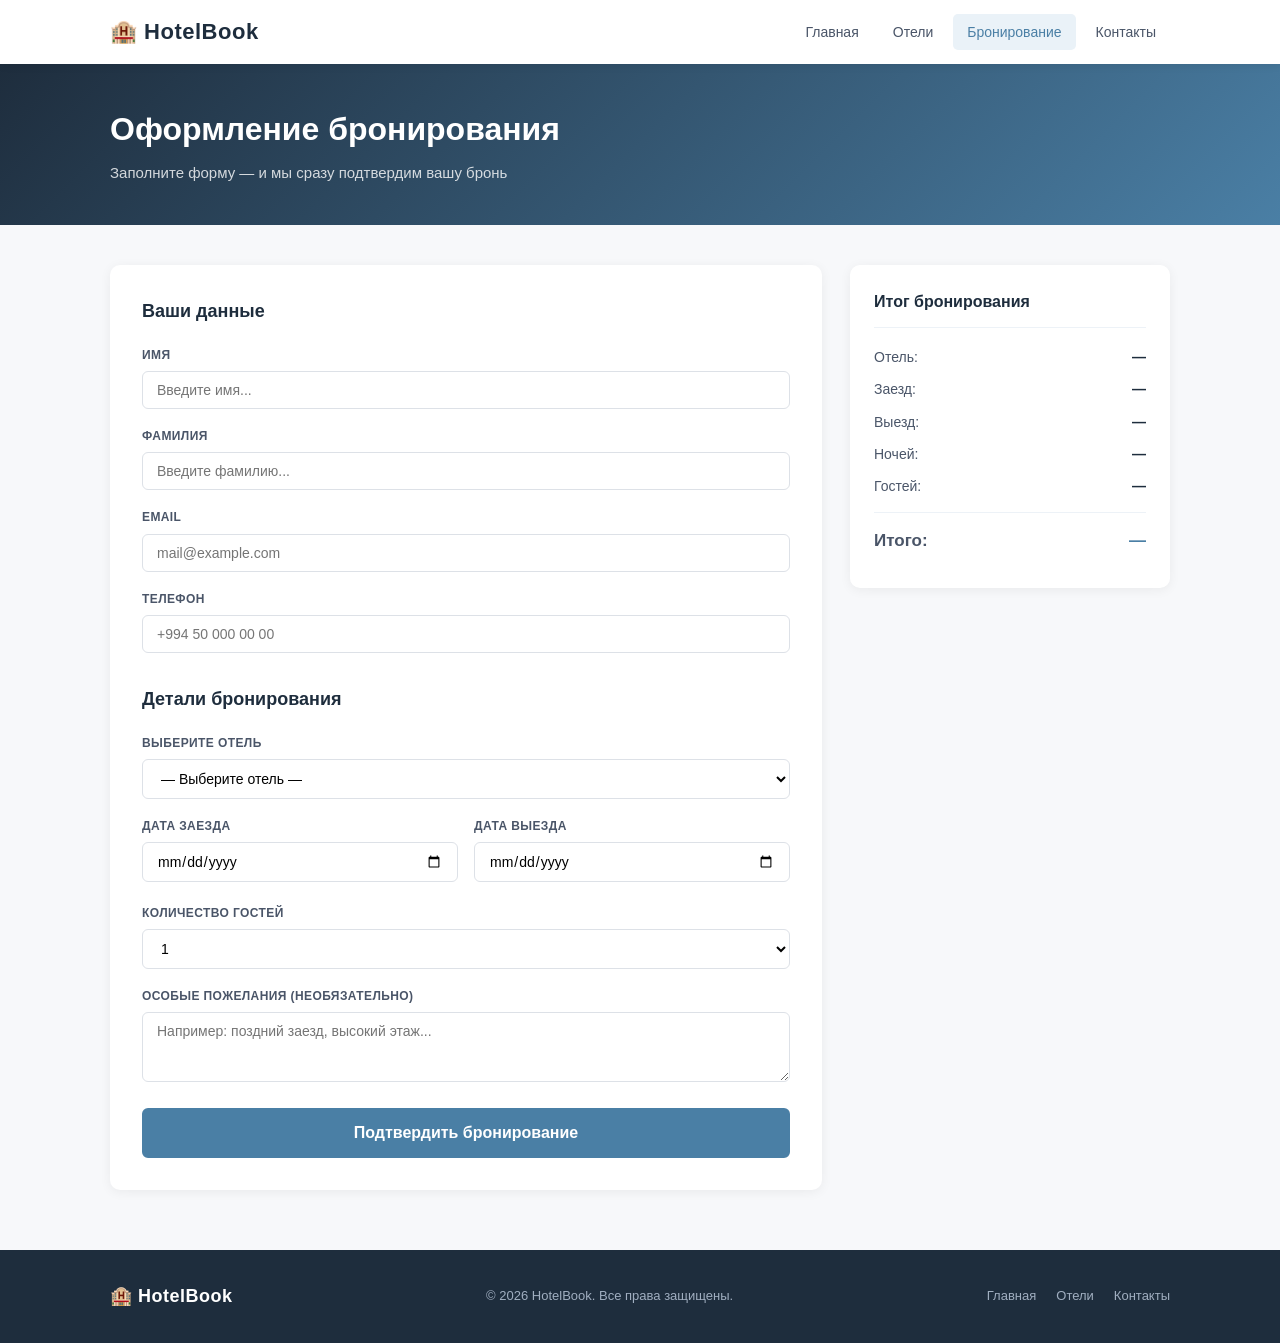
<file: booking.html>
<!DOCTYPE html>
<html lang="ru">
<head>
  <meta charset="UTF-8" />
  <meta name="viewport" content="width=device-width, initial-scale=1.0"/>
  <title>Бронирование — HotelBook</title>
  <link rel="stylesheet" href="style.css" />
</head>
<body>

  <header class="header">
    <div class="container header__inner">
      <div class="logo">🏨 HotelBook</div>
      <nav class="nav">
        <a href="index.html" class="nav__link">Главная</a>
        <a href="hotels.html" class="nav__link">Отели</a>
        <a href="booking.html" class="nav__link active">Бронирование</a>
        <a href="contacts.html" class="nav__link">Контакты</a>
      </nav>
    </div>
  </header>

  <div class="page-header">
    <div class="container">
      <h1>Оформление бронирования</h1>
      <p>Заполните форму — и мы сразу подтвердим вашу бронь</p>
    </div>
  </div>

  <div class="container booking-page">

    <div class="booking-form-wrap">
      <h2>Ваши данные</h2>

      <div class="form-group">
        <label>Имя</label>
        <input type="text" id="firstName" placeholder="Введите имя..." />
        <span class="error" id="firstNameErr"></span>
      </div>
      <div class="form-group">
        <label>Фамилия</label>
        <input type="text" id="lastName" placeholder="Введите фамилию..." />
        <span class="error" id="lastNameErr"></span>
      </div>
      <div class="form-group">
        <label>Email</label>
        <input type="email" id="email" placeholder="mail@example.com" />
        <span class="error" id="emailErr"></span>
      </div>
      <div class="form-group">
        <label>Телефон</label>
        <input type="tel" id="phone" placeholder="+994 50 000 00 00" />
        <span class="error" id="phoneErr"></span>
      </div>

      <h2 style="margin-top:32px">Детали бронирования</h2>

      <div class="form-group">
        <label>Выберите отель</label>
        <select id="hotelSelect">
          <option value="">— Выберите отель —</option>
          <option value="grand">Grand Baku Hotel ★★★★★ — 205₼/ночь</option>
          <option value="seaside">Seaside Inn ★★★★ — 145₼/ночь</option>
          <option value="cityview">CityView Hotel ★★★ — 94₼/ночь</option>
          <option value="comfort">Comfort Stay ★★★★ — 162₼/ночь</option>
          <option value="plaza">Istanbul Plaza ★★★★★ — 255₼/ночь</option>
          <option value="ottoman">Ottoman Suites ★★★★ — 189₼/ночь</option>
          <option value="dubai">Dubai Palm Resort ★★★★ — 170₼/ночь</option>
          <option value="moscow">Moscow Classic ★★★★ — 187₼/ночь</option>
          <option value="budget">Budget Express Moscow ★★ — 51₼/ночь</option>
        </select>
        <span class="error" id="hotelErr"></span>
      </div>

      <div class="form-row">
        <div class="form-group">
          <label>Дата заезда</label>
          <input type="date" id="bookCheckIn" />
          <span class="error" id="checkInErr"></span>
        </div>
        <div class="form-group">
          <label>Дата выезда</label>
          <input type="date" id="bookCheckOut" />
          <span class="error" id="checkOutErr"></span>
        </div>
      </div>

      <div class="form-group">
        <label>Количество гостей</label>
        <select id="bookGuests">
          <option>1</option><option>2</option><option>3</option><option>4+</option>
        </select>
      </div>

      <div class="form-group">
        <label>Особые пожелания (необязательно)</label>
        <textarea id="wishes" rows="3" placeholder="Например: поздний заезд, высокий этаж..."></textarea>
      </div>

      <button class="btn btn--primary" style="width:100%;font-size:16px;padding:14px" onclick="submitBooking()">
        Подтвердить бронирование
      </button>
    </div>

    <aside class="booking-summary" id="bookingSummary">
      <h3>Итог бронирования</h3>
      <div class="summary-row"><span>Отель:</span><span id="sumHotel">—</span></div>
      <div class="summary-row"><span>Заезд:</span><span id="sumIn">—</span></div>
      <div class="summary-row"><span>Выезд:</span><span id="sumOut">—</span></div>
      <div class="summary-row"><span>Ночей:</span><span id="sumNights">—</span></div>
      <div class="summary-row"><span>Гостей:</span><span id="sumGuests">—</span></div>
      <div class="summary-divider"></div>
      <div class="summary-row summary-row--total"><span>Итого:</span><span id="sumTotal">—</span></div>
    </aside>
  </div>

  <div class="modal-overlay" id="confirmModal">
    <div class="modal">
      <div class="modal__icon">✅</div>
      <h2>Бронирование подтверждено!</h2>
      <p id="modalText"></p>
      <button class="btn btn--primary" onclick="closeModal()">На главную</button>
    </div>
  </div>

  <footer class="footer">
    <div class="container footer__inner">
      <div class="logo">🏨 HotelBook</div>
      <p>© 2026 HotelBook. Все права защищены.</p>
      <nav class="footer__nav">
        <a href="index.html">Главная</a>
        <a href="hotels.html">Отели</a>
        <a href="contacts.html">Контакты</a>
      </nav>
    </div>
  </footer>

  <script src="main.js"></script>
</body>
</html>
</file>
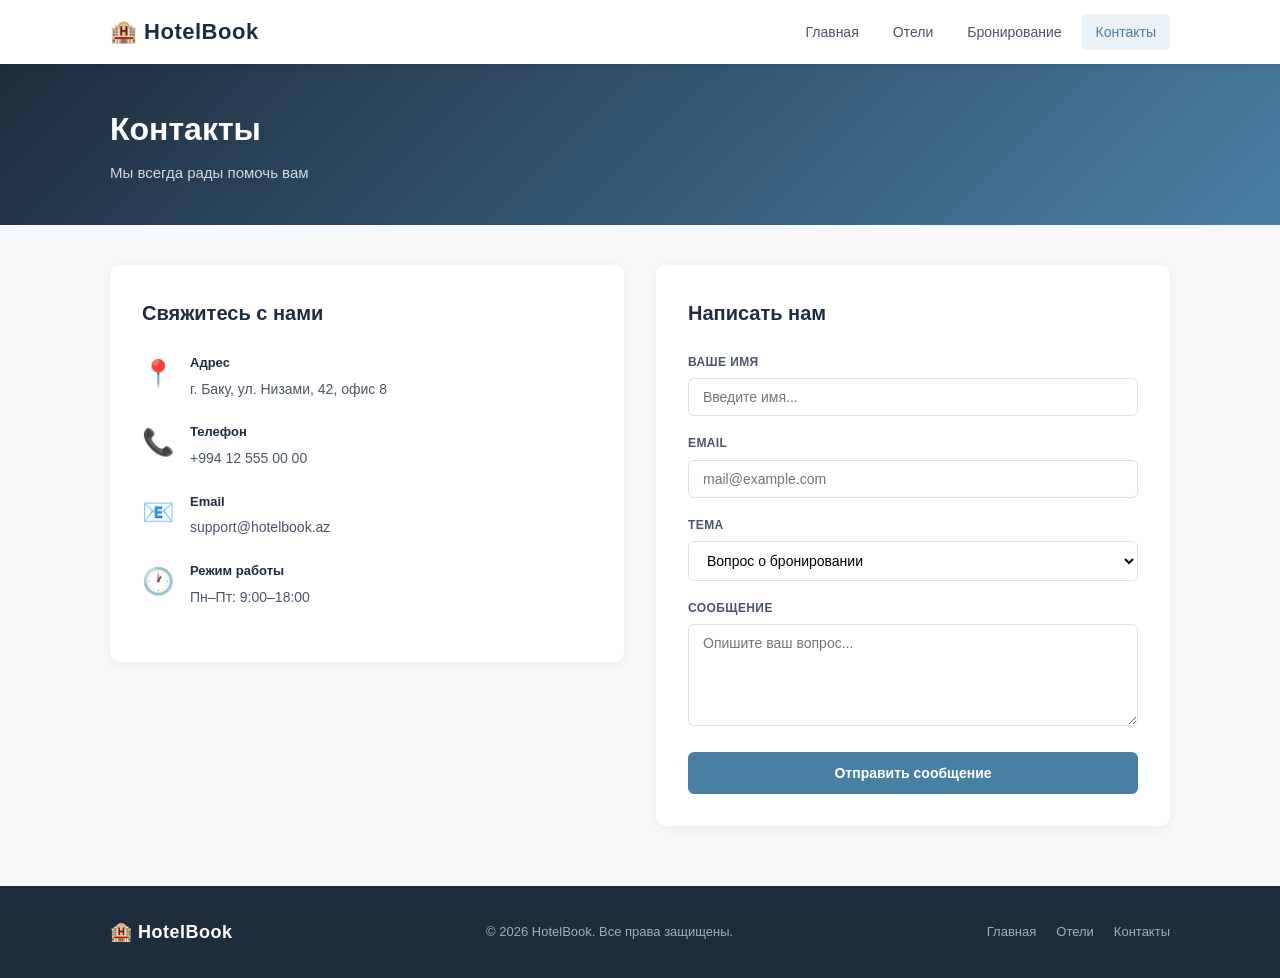
<file: contacts.html>
<!DOCTYPE html>
<html lang="ru">
<head>
  <meta charset="UTF-8" />
  <meta name="viewport" content="width=device-width, initial-scale=1.0"/>
  <title>Контакты — HotelBook</title>
  <link rel="stylesheet" href="style.css" />
</head>
<body>

  <header class="header">
    <div class="container header__inner">
      <div class="logo">🏨 HotelBook</div>
      <nav class="nav">
        <a href="index.html" class="nav__link">Главная</a>
        <a href="hotels.html" class="nav__link">Отели</a>
        <a href="booking.html" class="nav__link">Бронирование</a>
        <a href="contacts.html" class="nav__link active">Контакты</a>
      </nav>
    </div>
  </header>

  <div class="page-header">
    <div class="container">
      <h1>Контакты</h1>
      <p>Мы всегда рады помочь вам</p>
    </div>
  </div>

  <div class="container contacts-page">

    <div class="contact-info">
      <h2>Свяжитесь с нами</h2>
      <div class="contact-item">
        <span class="contact-item__icon">📍</span>
        <div>
          <strong>Адрес</strong>
          <p>г. Баку, ул. Низами, 42, офис 8</p>
        </div>
      </div>
      <div class="contact-item">
        <span class="contact-item__icon">📞</span>
        <div>
          <strong>Телефон</strong>
          <p>+994 12 555 00 00</p>
        </div>
      </div>
      <div class="contact-item">
        <span class="contact-item__icon">📧</span>
        <div>
          <strong>Email</strong>
          <p>support@hotelbook.az</p>
        </div>
      </div>
      <div class="contact-item">
        <span class="contact-item__icon">🕐</span>
        <div>
          <strong>Режим работы</strong>
          <p>Пн–Пт: 9:00–18:00</p>
        </div>
      </div>
    </div>

    <div class="contact-form-wrap">
      <h2>Написать нам</h2>
      <div class="form-group">
        <label>Ваше имя</label>
        <input type="text" id="contactName" placeholder="Введите имя..." />
        <span class="error" id="contactNameErr"></span>
      </div>
      <div class="form-group">
        <label>Email</label>
        <input type="email" id="contactEmail" placeholder="mail@example.com" />
        <span class="error" id="contactEmailErr"></span>
      </div>
      <div class="form-group">
        <label>Тема</label>
        <select id="contactSubject">
          <option>Вопрос о бронировании</option>
          <option>Изменение/отмена брони</option>
          <option>Технические проблемы</option>
          <option>Другое</option>
        </select>
      </div>
      <div class="form-group">
        <label>Сообщение</label>
        <textarea id="contactMessage" rows="5" placeholder="Опишите ваш вопрос..."></textarea>
        <span class="error" id="contactMessageErr"></span>
      </div>
      <button class="btn btn--primary" style="width:100%" onclick="sendContact()">Отправить сообщение</button>
      <div class="success-msg" id="contactSuccess" style="display:none">
        ✅ Ваше сообщение отправлено! Мы ответим в течение рабочего дня.
      </div>
    </div>
  </div>

  <footer class="footer">
    <div class="container footer__inner">
      <div class="logo">🏨 HotelBook</div>
      <p>© 2026 HotelBook. Все права защищены.</p>
      <nav class="footer__nav">
        <a href="index.html">Главная</a>
        <a href="hotels.html">Отели</a>
        <a href="contacts.html">Контакты</a>
      </nav>
    </div>
  </footer>

  <script src="main.js"></script>
</body>
</html>
</file>
<file: style.css>
*, *::before, *::after { box-sizing: border-box; margin: 0; padding: 0; }

body {
  font-family: 'Segoe UI', Arial, sans-serif;
  color: #2c2c2c;
  background: #f7f8fa;
  line-height: 1.6;
}

a { text-decoration: none; color: inherit; }
input, select, textarea {
  font-family: inherit;
  font-size: 14px;
  border: 1px solid #dde1e7;
  border-radius: 6px;
  padding: 10px 14px;
  width: 100%;
  background: #fff;
  outline: none;
  transition: border-color .2s;
}
input:focus, select:focus, textarea:focus { border-color: #4a7fa5; }
textarea { resize: vertical; }

.container { max-width: 1100px; margin: 0 auto; padding: 0 20px; }
.section-title { font-size: 26px; font-weight: 700; margin-bottom: 32px; text-align: center; color: #1e2d3d; }

.btn {
  display: inline-block;
  padding: 11px 26px;
  border-radius: 6px;
  font-size: 14px;
  font-weight: 600;
  cursor: pointer;
  border: 2px solid transparent;
  transition: all .2s;
  white-space: nowrap;
}
.btn--primary {
  background: #4a7fa5;
  color: #fff;
  border-color: #4a7fa5;
}
.btn--primary:hover { background: #3a6a8e; border-color: #3a6a8e; }
.btn--hero {
  display: inline-block;
  margin-top: 16px;
  padding: 18px 56px;
  font-size: 18px;
  font-weight: 700;
  border-radius: 8px;
  background: #f59e0b;
  color: #1e2d3d;
  border: none;
  cursor: pointer;
  transition: background .2s, transform .15s;
  text-decoration: none;
  letter-spacing: .3px;
}
.btn--hero:hover { background: #d97706; transform: translateY(-2px); }
.btn--outline {
  background: transparent;
  color: #4a7fa5;
  border-color: #4a7fa5;
}
.btn--outline:hover { background: #eaf2f8; }

.header {
  background: #fff;
  box-shadow: 0 2px 8px rgba(0,0,0,.07);
  position: sticky;
  top: 0;
  z-index: 100;
}
.header__inner {
  display: flex;
  align-items: center;
  justify-content: space-between;
  height: 64px;
}
.logo { font-size: 22px; font-weight: 800; color: #1e2d3d; letter-spacing: .5px; }
.nav { display: flex; gap: 6px; }
.nav__link {
  padding: 7px 14px;
  border-radius: 5px;
  font-size: 14px;
  font-weight: 500;
  color: #4a5568;
  transition: background .2s, color .2s;
}
.nav__link:hover, .nav__link.active {
  background: #eaf2f8;
  color: #4a7fa5;
}

.hero {
  background: linear-gradient(135deg, #1e2d3d 0%, #4a7fa5 100%);
  padding: 72px 0 56px;
  color: #fff;
}
.hero__inner { text-align: center; }
.hero__title { font-size: 40px; font-weight: 800; margin-bottom: 14px; line-height: 1.2; }
.hero__subtitle { font-size: 17px; opacity: .85; margin-bottom: 40px; }

.search-box {
  display: flex;
  gap: 12px;
  align-items: flex-end;
  background: #fff;
  padding: 20px 24px;
  border-radius: 12px;
  box-shadow: 0 8px 30px rgba(0,0,0,.18);
  flex-wrap: wrap;
  max-width: 900px;
  margin: 0 auto;
}
.search-box__field {
  display: flex;
  flex-direction: column;
  gap: 6px;
  flex: 1;
  min-width: 140px;
}
.search-box__field label { font-size: 12px; font-weight: 600; color: #4a5568; }
.search-box .btn { align-self: flex-end; padding: 12px 28px; flex-shrink: 0; }

.features { padding: 64px 0; }
.features__grid {
  display: grid;
  grid-template-columns: repeat(auto-fit, minmax(220px, 1fr));
  gap: 24px;
}
.feature-card {
  background: #fff;
  border-radius: 10px;
  padding: 28px 24px;
  text-align: center;
  box-shadow: 0 2px 12px rgba(0,0,0,.06);
  transition: transform .2s, box-shadow .2s;
}
.feature-card:hover { transform: translateY(-4px); box-shadow: 0 6px 20px rgba(0,0,0,.1); }
.feature-card__icon { font-size: 36px; margin-bottom: 14px; }
.feature-card h3 { font-size: 16px; margin-bottom: 8px; color: #1e2d3d; }
.feature-card p { font-size: 13px; color: #718096; }

.popular { padding: 0 0 64px; }
.popular__grid {
  display: grid;
  grid-template-columns: repeat(auto-fit, minmax(220px, 1fr));
  gap: 20px;
}
.dest-card {
  border-radius: 10px;
  overflow: hidden;
  background: #fff;
  box-shadow: 0 2px 12px rgba(0,0,0,.06);
  cursor: pointer;
  transition: transform .2s, box-shadow .2s;
}
.dest-card:hover { transform: translateY(-4px); box-shadow: 0 8px 24px rgba(0,0,0,.12); }
.dest-card__img { height: 140px; width: 100%; object-fit: cover; display: block; }
.dest-card__info {
  padding: 14px 16px;
  display: flex;
  justify-content: space-between;
  align-items: center;
}
.dest-card__name { font-weight: 700; font-size: 16px; color: #1e2d3d; }
.dest-card__count { font-size: 12px; color: #718096; }

.page-header {
  background: linear-gradient(135deg, #1e2d3d 0%, #4a7fa5 100%);
  padding: 40px 0;
  color: #fff;
  margin-bottom: 40px;
}
.page-header h1 { font-size: 32px; font-weight: 800; margin-bottom: 6px; }
.page-header p { font-size: 15px; opacity: .8; }

.hotels-page {
  display: grid;
  grid-template-columns: 260px 1fr;
  gap: 28px;
  padding-bottom: 60px;
}
@media (max-width: 700px) { .hotels-page { grid-template-columns: 1fr; } }

.filters {
  background: #fff;
  border-radius: 10px;
  padding: 24px;
  box-shadow: 0 2px 12px rgba(0,0,0,.06);
  align-self: flex-start;
}
.filters h3 { font-size: 17px; margin-bottom: 20px; color: #1e2d3d; }
.filter-group { margin-bottom: 20px; }
.filter-group label { display: block; font-size: 12px; font-weight: 600; color: #4a5568; margin-bottom: 8px; text-transform: uppercase; letter-spacing: .5px; }
.price-range { display: flex; align-items: center; gap: 8px; }
.price-range input { text-align: center; }
.stars-filter { display: flex; flex-direction: column; gap: 6px; }
.stars-filter label { font-size: 14px; display: flex; align-items: center; gap: 8px; cursor: pointer; font-weight: 400; color: #2c2c2c; }
.stars-filter input { width: auto; }

.hotels-list { display: flex; flex-direction: column; gap: 20px; }

.hotel-card {
  background: #fff;
  border-radius: 10px;
  box-shadow: 0 2px 12px rgba(0,0,0,.06);
  display: flex;
  overflow: hidden;
  transition: box-shadow .2s;
}
.hotel-card:hover { box-shadow: 0 6px 20px rgba(0,0,0,.11); }
.hotel-card__img {
  width: 220px;
  height: 100%;
  min-height: 160px;
  flex-shrink: 0;
  object-fit: cover;
  background: #c9d8e4;
  display: block;
}
.hotel-card__body { padding: 20px 24px; flex: 1; }
.hotel-card__top { display: flex; justify-content: space-between; align-items: flex-start; margin-bottom: 8px; }
.hotel-card__name { font-size: 18px; font-weight: 700; color: #1e2d3d; }
.hotel-card__stars { color: #f6ad55; font-size: 14px; }
.hotel-card__location { font-size: 13px; color: #718096; margin-bottom: 10px; }
.hotel-card__desc { font-size: 13px; color: #4a5568; margin-bottom: 14px; }
.hotel-card__footer { display: flex; align-items: center; justify-content: space-between; }
.hotel-card__price { font-size: 20px; font-weight: 700; color: #4a7fa5; }
.hotel-card__price span { font-size: 13px; font-weight: 400; color: #718096; }

.booking-page {
  display: grid;
  grid-template-columns: 1fr 320px;
  gap: 28px;
  padding-bottom: 60px;
  align-items: flex-start;
}
@media (max-width: 700px) { .booking-page { grid-template-columns: 1fr; } }

.booking-form-wrap {
  background: #fff;
  border-radius: 10px;
  padding: 32px;
  box-shadow: 0 2px 12px rgba(0,0,0,.06);
}
.booking-form-wrap h2 { font-size: 18px; color: #1e2d3d; margin-bottom: 20px; }

.form-group { margin-bottom: 18px; }
.form-group label { display: block; font-size: 12px; font-weight: 600; color: #4a5568; margin-bottom: 6px; text-transform: uppercase; letter-spacing: .4px; }
.form-row { display: grid; grid-template-columns: 1fr 1fr; gap: 16px; }
.error { font-size: 12px; color: #e53e3e; margin-top: 4px; display: block; }

.booking-summary {
  background: #fff;
  border-radius: 10px;
  padding: 24px;
  box-shadow: 0 2px 12px rgba(0,0,0,.06);
  position: sticky;
  top: 80px;
}
.booking-summary h3 { font-size: 16px; font-weight: 700; color: #1e2d3d; margin-bottom: 18px; padding-bottom: 12px; border-bottom: 1px solid #edf2f7; }
.summary-row { display: flex; justify-content: space-between; font-size: 14px; color: #4a5568; margin-bottom: 10px; }
.summary-row span:last-child { font-weight: 600; color: #1e2d3d; }
.summary-divider { height: 1px; background: #edf2f7; margin: 14px 0; }
.summary-row--total span { font-size: 17px; font-weight: 800; }
.summary-row--total span:last-child { color: #4a7fa5; }

.modal-overlay {
  display: none;
  position: fixed; inset: 0;
  background: rgba(0,0,0,.5);
  z-index: 200;
  align-items: center;
  justify-content: center;
}
.modal-overlay.active { display: flex; }
.modal {
  background: #fff;
  border-radius: 14px;
  padding: 48px 40px;
  text-align: center;
  max-width: 420px;
  width: 90%;
  box-shadow: 0 20px 60px rgba(0,0,0,.2);
}
.modal__icon { font-size: 56px; margin-bottom: 16px; }
.modal h2 { font-size: 22px; color: #1e2d3d; margin-bottom: 12px; }
.modal p { font-size: 14px; color: #718096; margin-bottom: 28px; }

.contacts-page {
  display: grid;
  grid-template-columns: 1fr 1fr;
  gap: 32px;
  padding-bottom: 60px;
  align-items: flex-start;
}
@media (max-width: 700px) { .contacts-page { grid-template-columns: 1fr; } }

.contact-info { background: #fff; border-radius: 10px; padding: 32px; box-shadow: 0 2px 12px rgba(0,0,0,.06); }
.contact-info h2 { font-size: 20px; color: #1e2d3d; margin-bottom: 24px; }
.contact-item { display: flex; gap: 16px; align-items: flex-start; margin-bottom: 22px; }
.contact-item__icon { font-size: 26px; flex-shrink: 0; }
.contact-item strong { display: block; font-size: 13px; font-weight: 700; color: #1e2d3d; margin-bottom: 4px; }
.contact-item p { font-size: 14px; color: #4a5568; }

.contact-form-wrap { background: #fff; border-radius: 10px; padding: 32px; box-shadow: 0 2px 12px rgba(0,0,0,.06); }
.contact-form-wrap h2 { font-size: 20px; color: #1e2d3d; margin-bottom: 24px; }
.success-msg { margin-top: 16px; padding: 14px; background: #f0fff4; border: 1px solid #9ae6b4; border-radius: 8px; color: #276749; font-size: 14px; }

.footer {
  background: #1e2d3d;
  color: #a0aec0;
  padding: 32px 0;
  margin-top: 0;
}
.footer__inner {
  display: flex;
  align-items: center;
  justify-content: space-between;
  flex-wrap: wrap;
  gap: 12px;
}
.footer .logo { color: #fff; font-size: 18px; }
.footer p { font-size: 13px; }
.footer__nav { display: flex; gap: 20px; }
.footer__nav a { font-size: 13px; color: #a0aec0; transition: color .2s; }
.footer__nav a:hover { color: #fff; }
</file>
